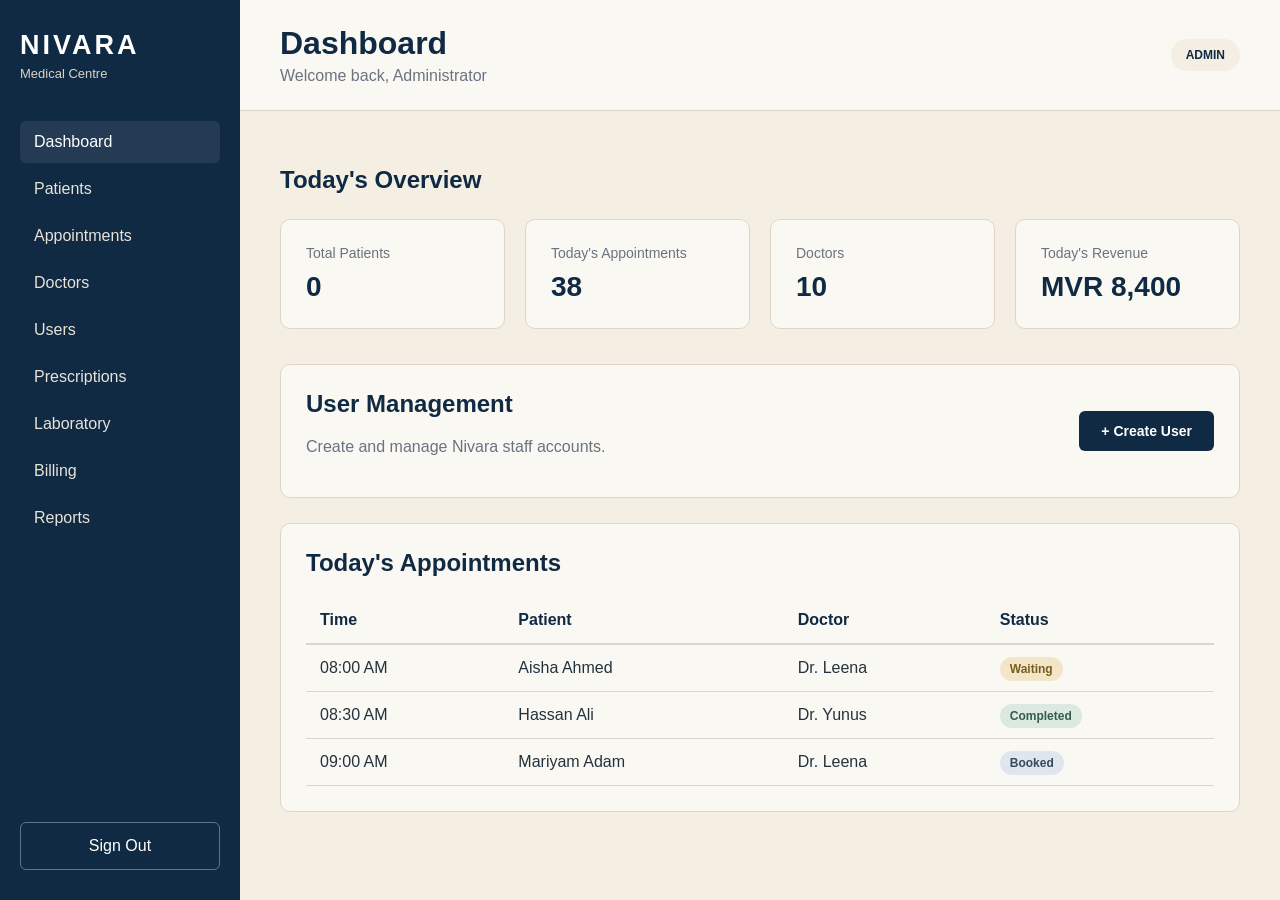
<file: admin.html>
<!DOCTYPE html>
<html lang="en">

<head>

    <meta charset="UTF-8">

    <meta
        name="viewport"
        content="width=device-width, initial-scale=1.0"
    >

    <title>Nivara - Admin Dashboard</title>

    <link rel="stylesheet" href="style.css">

</head>

<body>

    <div class="dashboard">

        <aside class="sidebar">

            <div class="sidebar-logo">
                NIVARA
            </div>

            <div class="sidebar-subtitle">
                Medical Centre
            </div>

            <nav>

                <a class="active">Dashboard</a>

                <a>Patients</a>

                <a>Appointments</a>

                <a>Doctors</a>

                <a href="users.html">
    Users
</a>    

                <a>Prescriptions</a>

                <a>Laboratory</a>

                <a>Billing</a>

                <a>Reports</a>

            </nav>

            <button
                class="logout-button"
                onclick="logout()"
            >
                Sign Out
            </button>

        </aside>


        <main class="main-content">

            <header class="topbar">

                <div>

                    <h1>
                        Dashboard
                    </h1>

                    <p>
                        Welcome back, Administrator
                    </p>

                </div>

                <div class="user-badge">
                    ADMIN
                </div>

            </header>


            <section class="dashboard-content">

                <h2>
                    Today's Overview
                </h2>


                <div class="stats">

                    <div class="stat-card">

                        <span>
                            Total Patients
                        </span>

                        <strong id="totalPatients">
                            0
                        </strong>

                    </div>


                    <div class="stat-card">

                        <span>
                            Today's Appointments
                        </span>

                        <strong>
                            38
                        </strong>

                    </div>


                    <div class="stat-card">

                        <span>
                            Doctors
                        </span>

                        <strong>
                            10
                        </strong>

                    </div>


                    <div class="stat-card">

                        <span>
                            Today's Revenue
                        </span>

                        <strong>
                            MVR 8,400
                        </strong>

                    </div>

                </div>


                <div class="dashboard-section">

                    <div class="section-header">

                        <div>

                            <h2>
                                User Management
                            </h2>

                            <p>
                                Create and manage Nivara staff accounts.
                            </p>

                        </div>

                        <a
    href="users.html"
    class="primary-button"
>
    + Create User
</a>

                    </div>

                </div>


                <div class="dashboard-section">

                    <h2>
                        Today's Appointments
                    </h2>

                    <table>

                        <thead>

                            <tr>
                                <th>Time</th>
                                <th>Patient</th>
                                <th>Doctor</th>
                                <th>Status</th>
                            </tr>

                        </thead>

                        <tbody>

                            <tr>
                                <td>08:00 AM</td>
                                <td>Aisha Ahmed</td>
                                <td>Dr. Leena</td>
                                <td>
                                    <span class="status waiting">
                                        Waiting
                                    </span>
                                </td>
                            </tr>

                            <tr>
                                <td>08:30 AM</td>
                                <td>Hassan Ali</td>
                                <td>Dr. Yunus</td>
                                <td>
                                    <span class="status completed">
                                        Completed
                                    </span>
                                </td>
                            </tr>

                            <tr>
                                <td>09:00 AM</td>
                                <td>Mariyam Adam</td>
                                <td>Dr. Leena</td>
                                <td>
                                    <span class="status booked">
                                        Booked
                                    </span>
                                </td>
                            </tr>

                        </tbody>

                    </table>

                </div>

            </section>

        </main>

    </div>


    <script src="app.js"></script>

</body>

</html>
</file>
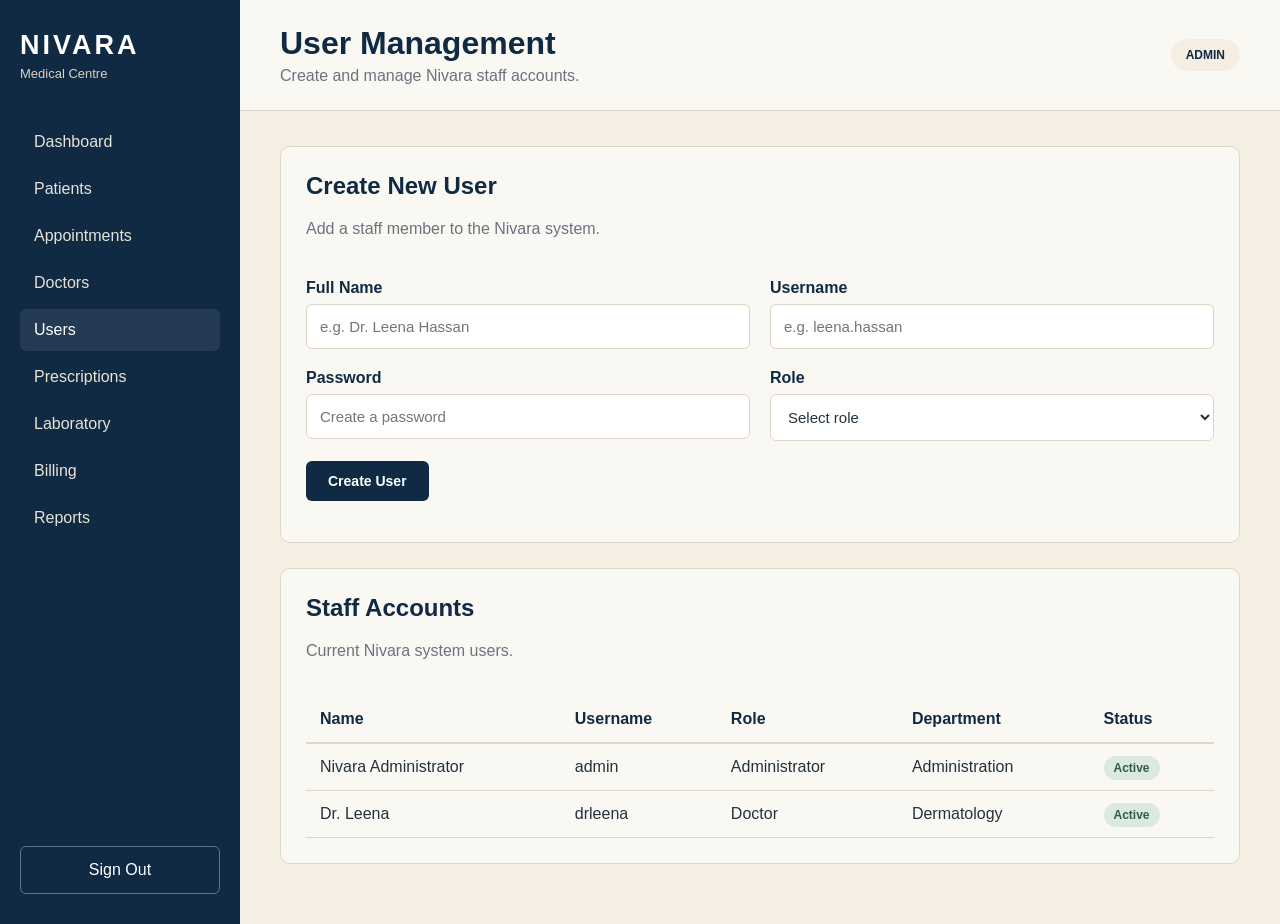
<file: users.html>
<!DOCTYPE html>
<html lang="en">

<head>

    <meta charset="UTF-8">

    <meta name="viewport" content="width=device-width, initial-scale=1.0">

    <title>Nivara - User Management</title>

    <link rel="stylesheet" href="style.css">

</head>

<body>

<div class="dashboard">

    <!-- SIDEBAR -->

    <aside class="sidebar">

        <div class="sidebar-logo">
            NIVARA
        </div>

        <div class="sidebar-subtitle">
            Medical Centre
        </div>

        <nav>

            <a href="admin.html">
                Dashboard
            </a>

            <a>
                Patients
            </a>

            <a>
                Appointments
            </a>

            <a>
                Doctors
            </a>

            <a class="active">
                Users
            </a>

            <a>
                Prescriptions
            </a>

            <a>
                Laboratory
            </a>

            <a>
                Billing
            </a>

            <a>
                Reports
            </a>

        </nav>

        <button
            class="logout-button"
            onclick="logout()"
        >
            Sign Out
        </button>

    </aside>


    <!-- MAIN CONTENT -->

    <main class="main-content">

        <header class="topbar">

            <div>

                <h1>
                    User Management
                </h1>

                <p>
                    Create and manage Nivara staff accounts.
                </p>

            </div>

            <div class="user-badge">
                ADMIN
            </div>

        </header>


        <section class="dashboard-content">


            <!-- CREATE USER -->

            <div class="dashboard-section">

                <div class="section-header">

                    <div>

                        <h2>
                            Create New User
                        </h2>

                        <p>
                            Add a staff member to the Nivara system.
                        </p>

                    </div>

                </div>


                <form id="createUserForm"
                      class="user-form">


                    <div class="form-row">

                        <div class="form-group">

                            <label>
                                Full Name
                            </label>

                            <input
                                type="text"
                                id="newUserName"
                                placeholder="e.g. Dr. Leena Hassan"
                                required
                            >

                        </div>


                        <div class="form-group">

                            <label>
                                Username
                            </label>

                            <input
                                type="text"
                                id="newUsername"
                                placeholder="e.g. leena.hassan"
                                required
                            >

                        </div>

                    </div>


                    <div class="form-row">

                        <div class="form-group">

                            <label>
                                Password
                            </label>

                            <input
                                type="password"
                                id="newPassword"
                                placeholder="Create a password"
                                required
                            >

                        </div>


                        <div class="form-group">

                            <label>
                                Role
                            </label>

                            <select
                                id="newUserRole"
                                required
                            >

                                <option value="">
                                    Select role
                                </option>

                                <option value="doctor">
                                    Doctor
                                </option>

                                <option value="receptionist">
                                    Receptionist
                                </option>

                                <option value="pharmacist">
                                    Pharmacist
                                </option>

                                <option value="lab">
                                    Laboratory Staff
                                </option>

                                <option value="admin">
                                    Administrator
                                </option>

                            </select>

                        </div>

                    </div>


                    <!-- DOCTOR INFORMATION -->

                    <div
                        id="doctorFields"
                        class="doctor-fields"
                        style="display: none;"
                    >

                        <h3>
                            Doctor Information
                        </h3>


                        <div class="form-row">

                            <div class="form-group">

                                <label>
                                    Doctor ID
                                </label>

                                <input
                                    type="text"
                                    id="doctorId"
                                    placeholder="e.g. DOC-001"
                                >

                            </div>


                            <div class="form-group">

                                <label>
                                    Department
                                </label>

                                <select id="department">

                                    <option value="">
                                        Select department
                                    </option>

                                    <option>
                                        General Medicine
                                    </option>

                                    <option>
                                        Dermatology
                                    </option>

                                    <option>
                                        Cardiology
                                    </option>

                                    <option>
                                        Pediatrics
                                    </option>

                                    <option>
                                        ENT
                                    </option>

                                    <option>
                                        Orthopedics
                                    </option>

                                    <option>
                                        Gynecology
                                    </option>

                                    <option>
                                        Neurology
                                    </option>

                                </select>

                            </div>


                            <div class="form-group">

                                <label>
                                    Specialization
                                </label>

                                <input
                                    type="text"
                                    id="specialization"
                                    placeholder="e.g. Dermatologist"
                                >

                            </div>

                        </div>

                    </div>


                    <button
                        type="submit"
                        class="primary-button"
                    >
                        Create User
                    </button>


                    <p id="userMessage"></p>

                </form>

            </div>


            <!-- USERS TABLE -->

            <div class="dashboard-section">

                <div class="section-header">

                    <div>

                        <h2>
                            Staff Accounts
                        </h2>

                        <p>
                            Current Nivara system users.
                        </p>

                    </div>

                </div>


                <table>

                    <thead>

                        <tr>

                            <th>
                                Name
                            </th>

                            <th>
                                Username
                            </th>

                            <th>
                                Role
                            </th>

                            <th>
                                Department
                            </th>

                            <th>
                                Status
                            </th>

                        </tr>

                    </thead>


                    <tbody id="usersTable">

                    </tbody>

                </table>

            </div>

        </section>

    </main>

</div>


<script src="app.js"></script>

</body>

</html>
</file>
<file: style.css>
:root {
    --navy: #102A43;
    --navy-light: #243B53;
    --beige: #F5EFE3;
    --cream: #FAF8F3;
    --gold: #C7A86B;
    --text: #24323D;
    --muted: #6B7280;
    --white: #FFFFFF;
    --border: #DDD6C8;
}

* {
    box-sizing: border-box;
}

body {
    margin: 0;
    font-family: Arial, Helvetica, sans-serif;
    background: var(--beige);
    color: var(--text);
}


/* =========================
   LANDING PAGE
========================= */

.container {
    min-height: 100vh;
    display: flex;
    flex-direction: column;
    justify-content: center;
    align-items: center;
    background: var(--beige);
}

.logo {
    color: var(--navy);
    font-size: 52px;
    font-weight: 700;
    letter-spacing: 5px;
    margin: 0;
}

.subtitle {
    color: var(--navy-light);
    font-size: 22px;
    margin-top: 5px;
}

.tagline {
    color: var(--muted);
    margin-top: 10px;
}

button {
    margin-top: 30px;
    padding: 14px 40px;
    border: none;
    border-radius: 6px;
    background: var(--navy);
    color: var(--white);
    font-size: 16px;
    cursor: pointer;
}

button:hover {
    background: var(--navy-light);
}


/* =========================
   LOGIN PAGE
========================= */

.login-page {
    min-height: 100vh;
    display: flex;
    justify-content: center;
    align-items: center;
    background: var(--beige);
    padding: 20px;
}

.login-card {
    width: 100%;
    max-width: 430px;
    background: var(--cream);
    padding: 45px;
    border-radius: 12px;
    box-shadow: 0 10px 35px rgba(16, 42, 67, 0.12);
}

.login-logo {
    text-align: center;
    color: var(--navy);
    font-size: 38px;
    font-weight: 700;
    letter-spacing: 4px;
}

.login-subtitle {
    text-align: center;
    color: var(--navy-light);
    font-size: 18px;
    margin-top: 5px;
}

.login-description {
    text-align: center;
    color: var(--muted);
    margin-bottom: 35px;
}

.login-card label {
    display: block;
    margin-top: 18px;
    margin-bottom: 7px;
    color: var(--navy);
    font-weight: 600;
}

.login-card input {
    width: 100%;
    padding: 13px;
    border: 1px solid var(--border);
    border-radius: 6px;
    background: var(--white);
    font-size: 15px;
    outline: none;
}

.login-card input:focus {
    border-color: var(--navy);
}

.login-button {
    width: 100%;
    margin-top: 28px;
    padding: 14px;
    background: var(--navy);
}

.login-button:hover {
    background: var(--navy-light);
}

#loginMessage {
    text-align: center;
    margin-top: 15px;
    font-size: 14px;
}

.login-footer {
    text-align: center;
    color: var(--muted);
    font-size: 12px;
    margin-top: 30px;
}
/* =========================
   DASHBOARD
========================= */

.dashboard {
    min-height: 100vh;
    display: flex;
    background: var(--beige);
}

.sidebar {
    width: 240px;
    min-height: 100vh;
    background: var(--navy);
    color: white;
    padding: 30px 20px;
    display: flex;
    flex-direction: column;
}

.sidebar-logo {
    font-size: 27px;
    font-weight: bold;
    letter-spacing: 3px;
}

.sidebar-subtitle {
    color: #D9D2C4;
    font-size: 13px;
    margin-top: 5px;
    margin-bottom: 40px;
}

.sidebar nav {
    display: flex;
    flex-direction: column;
    gap: 5px;
}

.sidebar nav a {
    padding: 12px 14px;
    color: #E8E3D8;
    text-decoration: none;
    border-radius: 6px;
    cursor: pointer;
}

.sidebar nav a:hover,
.sidebar nav a.active {
    background: var(--navy-light);
    color: white;
}

.logout-button {
    margin-top: auto;
    width: 100%;
    background: transparent;
    border: 1px solid #60758A;
    color: white;
}

.logout-button:hover {
    background: #243B53;
}

.main-content {
    flex: 1;
    min-width: 0;
}

.topbar {
    background: var(--cream);
    padding: 25px 40px;
    display: flex;
    justify-content: space-between;
    align-items: center;
    border-bottom: 1px solid var(--border);
}

.topbar h1 {
    margin: 0;
    color: var(--navy);
}

.topbar p {
    margin: 5px 0 0;
    color: var(--muted);
}

.user-badge {
    background: var(--beige);
    color: var(--navy);
    padding: 9px 15px;
    border-radius: 20px;
    font-size: 12px;
    font-weight: bold;
}

.dashboard-content {
    padding: 35px 40px;
}

.dashboard-content > h2 {
    color: var(--navy);
}

.stats {
    display: grid;
    grid-template-columns: repeat(4, 1fr);
    gap: 20px;
    margin: 25px 0 35px;
}

.stat-card {
    background: var(--cream);
    padding: 25px;
    border-radius: 10px;
    border: 1px solid var(--border);
}

.stat-card span {
    display: block;
    color: var(--muted);
    font-size: 14px;
}

.stat-card strong {
    display: block;
    margin-top: 10px;
    font-size: 28px;
    color: var(--navy);
}

.dashboard-section {
    background: var(--cream);
    padding: 25px;
    border-radius: 10px;
    border: 1px solid var(--border);
    margin-bottom: 25px;
}

.dashboard-section h2 {
    color: var(--navy);
    margin-top: 0;
}

.section-header {
    display: flex;
    justify-content: space-between;
    align-items: center;
}

.section-header p {
    color: var(--muted);
}

.primary-button {
    margin-top: 0;
    background: var(--navy);
}

table {
    width: 100%;
    border-collapse: collapse;
    margin-top: 20px;
}

th {
    text-align: left;
    padding: 14px;
    color: var(--navy);
    border-bottom: 2px solid var(--border);
}

td {
    padding: 14px;
    border-bottom: 1px solid var(--border);
}

.status {
    padding: 5px 10px;
    border-radius: 15px;
    font-size: 12px;
    font-weight: bold;
}

.status.waiting {
    background: #F3E6C8;
    color: #765D20;
}

.status.completed {
    background: #DCE9E1;
    color: #315D49;
}

.status.booked {
    background: #E0E6ED;
    color: #34495E;
}


@media (max-width: 900px) {

    .sidebar {
        width: 200px;
    }

    .stats {
        grid-template-columns: repeat(2, 1fr);
    }

}


@media (max-width: 650px) {

    .dashboard {
        display: block;
    }

    .sidebar {
        width: 100%;
        min-height: auto;
    }

    .stats {
        grid-template-columns: 1fr;
    }

    .topbar {
        padding: 20px;
    }

    .dashboard-content {
        padding: 20px;
    }

}
/* =========================
   USER FORM
========================= */

.user-form {
    margin-top: 25px;
}

.form-row {
    display: grid;
    grid-template-columns: repeat(2, 1fr);
    gap: 20px;
    margin-bottom: 20px;
}

.form-group {
    display: flex;
    flex-direction: column;
}

.form-group label {
    color: var(--navy);
    font-weight: 600;
    margin-bottom: 7px;
}

.form-group input,
.form-group select {
    padding: 13px;
    border: 1px solid var(--border);
    border-radius: 6px;
    background: white;
    font-size: 15px;
    color: var(--text);
}

.form-group input:focus,
.form-group select:focus {
    outline: none;
    border-color: var(--navy);
}

.doctor-fields {
    background: var(--beige);
    border: 1px solid var(--border);
    border-radius: 8px;
    padding: 20px;
    margin: 25px 0;
}

.doctor-fields h3 {
    margin-top: 0;
    color: var(--navy);
}

#userMessage {
    margin-top: 15px;
    font-weight: 600;
}

@media (max-width: 700px) {

    .form-row {
        grid-template-columns: 1fr;
    }

}
.primary-button {
    display: inline-flex;
    align-items: center;
    justify-content: center;

    padding: 12px 22px;

    background: var(--navy);
    color: var(--white) !important;

    border: none;
    border-radius: 6px;

    text-decoration: none !important;

    font-size: 14px;
    font-weight: 600;

    cursor: pointer;

    transition: background 0.2s ease;
}

.primary-button:hover {
    background: var(--navy-light);
    color: var(--white) !important;
    text-decoration: none !important;
}
</file>
